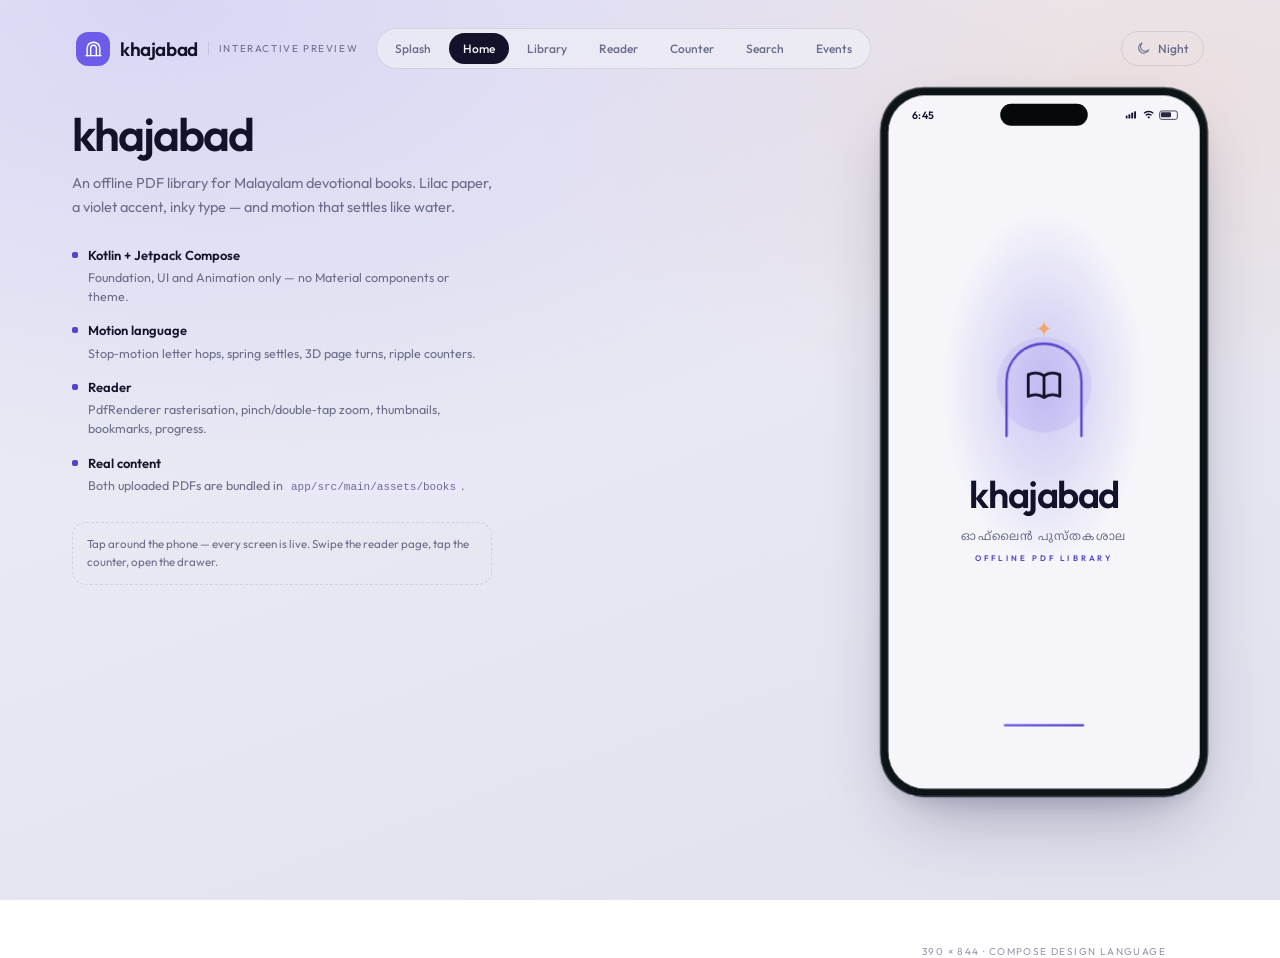
<file: preview/index.html>
<!DOCTYPE html>
<html lang="en">
<head>
<meta charset="utf-8" />
<meta name="viewport" content="width=device-width, initial-scale=1" />
<title>khajabad — interactive preview</title>
<link rel="stylesheet" href="styles.css" />
</head>
<body>

<div class="stage">
  <header class="topbar">
    <div class="brand">
      <span class="brand-mark" aria-hidden="true">
        <svg viewBox="0 0 24 24"><path d="M4 21V11.4C4 7.3 7.6 4 12 4s8 3.3 8 7.4V21"/><path d="M8.4 21v-9.2c0-2.2 1.6-4 3.6-4s3.6 1.8 3.6 4V21"/><path d="M2.6 21h18.8"/></svg>
      </span>
      <span class="brand-name">khajabad</span>
      <span class="brand-tag">interactive preview</span>
    </div>

    <nav class="screens" id="screenNav">
      <button data-screen="splash">Splash</button>
      <button data-screen="home" class="on">Home</button>
      <button data-screen="library">Library</button>
      <button data-screen="reader">Reader</button>
      <button data-screen="counter">Counter</button>
      <button data-screen="search">Search</button>
      <button data-screen="events">Events</button>
    </nav>

    <button class="theme-btn" id="themeBtn" title="Toggle theme">
      <svg viewBox="0 0 24 24"><path d="M20.4 14.2a8.4 8.4 0 1 1-10.9-10.9 7 7 0 0 0 10.9 10.9Z"/></svg>
      <span>Night</span>
    </button>
  </header>

  <div class="stage-body">
    <aside class="notes">
      <h1>khajabad</h1>
      <p class="lede">An offline PDF library for Malayalam devotional books. Lilac paper, a violet accent, inky type — and motion that settles like water.</p>

      <ul class="specs">
        <li><b>Kotlin + Jetpack Compose</b><span>Foundation, UI and Animation only — no Material components or theme.</span></li>
        <li><b>Motion language</b><span>Stop‑motion letter hops, spring settles, 3D page turns, ripple counters.</span></li>
        <li><b>Reader</b><span>PdfRenderer rasterisation, pinch/double‑tap zoom, thumbnails, bookmarks, progress.</span></li>
        <li><b>Real content</b><span>Both uploaded PDFs are bundled in <code>app/src/main/assets/books</code>.</span></li>
      </ul>

      <p class="hint">Tap around the phone — every screen is live. Swipe the reader page, tap the counter, open the drawer.</p>
    </aside>

    <div class="device-wrap">
      <div class="device" id="device">
        <div class="hardware-notch"></div>
        <div class="viewport" id="viewport">

          <div class="statusbar">
            <span class="time">6:45</span>
            <span class="sb-right">
              <svg viewBox="0 0 20 12" class="sb-icon"><rect x="0" y="7" width="3" height="5" rx="1"/><rect x="4.5" y="5" width="3" height="7" rx="1"/><rect x="9" y="2.5" width="3" height="9.5" rx="1"/><rect x="13.5" y="0.5" width="3" height="11.5" rx="1"/></svg>
              <svg viewBox="0 0 16 12" class="sb-icon"><path d="M8 10.6a1.3 1.3 0 1 0 0-2.6 1.3 1.3 0 0 0 0 2.6Zm0-4.4c1.2 0 2.3.4 3.2 1.2l1-1.1A6.5 6.5 0 0 0 8 4.4c-1.6 0-3.1.6-4.2 1.9l1 1.1c.9-.8 2-1.2 3.2-1.2Zm0-3.5c2.1 0 4 .8 5.4 2.1l1-1.1A9.5 9.5 0 0 0 8 .9C5.4.9 3 1.9 1.6 3.7l1 1.1C4 3.5 5.9 2.7 8 2.7Z"/></svg>
              <span class="battery"><i></i></span>
            </span>
          </div>

          <!-- ============================ SPLASH ============================ -->
          <section class="screen splash on" id="screen-splash">
            <div class="glow"></div>
            <div class="embers" id="embers"></div>
            <div class="splash-inner">
              <div class="mark">
                <svg class="mark-arch" viewBox="0 0 140 140">
                  <path class="arch-path" d="M29 126V66c0-22.6 18.3-41 41-41s41 18.4 41 41v60"/>
                  <circle class="halo" cx="70" cy="70" r="52"/>
                </svg>
                <span class="sheen-bar"></span>
                <svg class="mark-book" viewBox="0 0 24 24"><path d="M3 6.2c3.5-1.6 6.5-1.2 9 0.6 2.5-1.8 5.5-2.2 9-0.6v12.4c-3.5-1.6-6.5-1.2-9 0.6-2.5-1.8-5.5-2.2-9-0.6Z"/><path d="M12 6.8v12.4"/></svg>
                <svg class="mark-star" viewBox="0 0 24 24"><path d="M12 2.6c.9 5.5 3.9 8.5 9.4 9.4-5.5.9-8.5 3.9-9.4 9.4-.9-5.5-3.9-8.5-9.4-9.4 5.5-.9 8.5-3.9 9.4-9.4Z"/></svg>
              </div>
              <div class="wordmark" id="wordmark" aria-label="khajabad"></div>
              <div class="splash-sub mal">ഓഫ്‍ലൈൻ പുസ്തകശാല</div>
              <div class="splash-kicker">OFFLINE PDF LIBRARY</div>
            </div>
            <div class="splash-progress"><i></i></div>
          </section>

          <!-- ============================= HOME ============================= -->
          <section class="screen home" id="screen-home">
            <div class="appbar">
              <button class="icon-btn" id="menuBtn" aria-label="Menu">
                <svg viewBox="0 0 24 24"><path d="M3.6 7.2h16.8"/><path d="M3.6 12h11.6"/><path d="M3.6 16.8h16.8"/></svg>
              </button>
              <span class="spacer"></span>
              <button class="icon-btn" id="heartBtn" aria-label="Saved pages">
                <svg viewBox="0 0 24 24"><path d="M12 20.5c-3.4-2.6-9-6.6-9-11.1 0-2.8 2.1-4.9 4.8-4.9 1.8 0 3.4 1 4.2 2.5.8-1.5 2.4-2.5 4.2-2.5 2.7 0 4.8 2.1 4.8 4.9 0 4.5-5.6 8.5-9 11.1Z"/></svg>
              </button>
              <button class="icon-btn" id="shareBtn" aria-label="Share">
                <svg viewBox="0 0 24 24"><path d="M12 15.4V3.8"/><path d="M8.2 7.4 12 3.6l3.8 3.8"/><path d="M5.6 12.4v7.2h12.8v-7.2"/></svg>
              </button>
            </div>

            <div class="scroller" id="homeScroll">
              <div class="hero">
                <div class="hero-top">
                  <span class="hero-ico">
                    <svg viewBox="0 0 24 24"><path d="M3 6.2c3.5-1.6 6.5-1.2 9 .6 2.5-1.8 5.5-2.2 9-.6v12.4c-3.5-1.6-6.5-1.2-9 .6-2.5-1.8-5.5-2.2-9-.6Z"/><path d="M12 6.8v12.4"/></svg>
                  </span>
                  <span class="hero-wordmark mal">ഖജാബാദ്</span>
                  <span class="spacer"></span>
                  <svg class="hero-star" viewBox="0 0 24 24"><path d="M12 2.6c.9 5.5 3.9 8.5 9.4 9.4-5.5.9-8.5 3.9-9.4 9.4-.9-5.5-3.9-8.5-9.4-9.4 5.5-.9 8.5-3.9 9.4-9.4Z"/></svg>
                </div>
                <div class="hero-title mal">വായന,<br>എപ്പോഴും കൂടെ</div>
                <div class="hero-pills">
                  <span class="pill mal">2 പുസ്തകം</span>
                  <span class="pill mal">22 പേജ്</span>
                  <span class="pill mal">ഓഫ്‌ലൈൻ</span>
                </div>
              </div>

              <div class="row-head">
                <h2>Your books</h2>
                <button class="link" data-go="library">Library
                  <svg viewBox="0 0 24 24"><path d="M9.4 5.4 16 12l-6.6 6.6"/></svg>
                </button>
              </div>

              <div id="homeBooks"></div>

              <div class="row-head" style="padding-top:22px">
                <h2>Next events</h2>
                <button class="link" data-go="events">All events
                  <svg viewBox="0 0 24 24"><path d="M9.4 5.4 16 12l-6.6 6.6"/></svg>
                </button>
              </div>
              <button class="event-hero" id="eventHero" data-go="events"></button>

              <div class="foot">
                <svg viewBox="0 0 24 24" class="foot-star"><path d="M12 2.6c.9 5.5 3.9 8.5 9.4 9.4-5.5.9-8.5 3.9-9.4 9.4-.9-5.5-3.9-8.5-9.4-9.4 5.5-.9 8.5-3.9 9.4-9.4Z"/></svg>
                <div>KHAJABAD · ഓഫ്‍ലൈൻ വായന</div>
              </div>
            </div>
          </section>

          <!-- ============================ LIBRARY ============================ -->
          <section class="screen library" id="screen-library">
            <div class="scroller pad">
              <div class="lib-head">
                <div>
                  <h1>Library</h1>
                  <p class="mal">2 പുസ്തകങ്ങൾ · ഓഫ്‍ലൈൻ</p>
                </div>
                <button class="fab" id="importBtn" aria-label="Add PDF">
                  <svg viewBox="0 0 24 24"><path d="M12 5.4v13.2"/><path d="M5.4 12h13.2"/></svg>
                </button>
              </div>
              <div class="rule"></div>

              <button class="saved-card" data-go="bookmarks">
                <span class="saved-ico"><svg viewBox="0 0 24 24"><path d="M6.6 3.8h10.8v16.6L12 16.2l-5.4 4.2Z"/></svg></span>
                <span class="saved-body">
                  <b class="mal">സേവ് ചെയ്ത പേജുകൾ</b>
                  <em class="mal" id="savedCount">ഇനിയും ഒന്നും സേവ് ചെയ്തിട്ടില്ല</em>
                </span>
                <svg viewBox="0 0 24 24" class="chev"><path d="M9.4 5.4 16 12l-6.6 6.6"/></svg>
              </button>

              <div id="libList"></div>

              <button class="import-card" id="importCard">
                <span class="import-ico"><svg viewBox="0 0 24 24"><path d="M12 5.4v13.2"/><path d="M5.4 12h13.2"/></svg></span>
                <span>
                  <b class="mal">PDF ചേർക്കുക</b>
                  <em class="mal">ഫോണിൽ നിന്ന് ഒരു പുസ്തകം തിരഞ്ഞെടുക്കുക</em>
                </span>
              </button>
            </div>
          </section>

          <!-- ============================= READER ============================= -->
          <section class="screen reader" id="screen-reader">
            <div class="reader-top" id="readerTop">
              <button class="r-btn" id="readerBack" aria-label="Back">
                <svg viewBox="0 0 24 24"><path d="M14.4 4.6 6.8 12l7.6 7.4"/></svg>
              </button>
              <div class="reader-title">
                <b class="mal" id="readerBookTitle">ശജരത്തുൽ മുബാറക്ക</b>
                <em id="readerPageLabel">പേജ് 3 / 12</em>
              </div>
              <button class="r-btn" id="bookmarkBtn" aria-label="Bookmark">
                <svg viewBox="0 0 24 24"><path d="M6.6 3.8h10.8v16.6L12 16.2l-5.4 4.2Z"/></svg>
              </button>
              <button class="r-btn" id="nightBtn" aria-label="Night mode">
                <svg viewBox="0 0 24 24"><circle cx="12" cy="12" r="4.4"/><path d="M12 2.8v2M12 19.2v2M2.8 12h2M19.2 12h2M5.6 5.6l1.4 1.4M17 17l1.4 1.4M18.4 5.6 17 7M7 17l-1.4 1.4"/></svg>
              </button>
              <button class="r-btn" id="thumbsBtn" aria-label="Pages">
                <svg viewBox="0 0 24 24"><path d="M3.8 3.8h6.4v6.4H3.8zM13.8 3.8h6.4v6.4h-6.4zM3.8 13.8h6.4v6.4H3.8zM13.8 13.8h6.4v6.4h-6.4z"/></svg>
              </button>
            </div>

            <div class="page-stage" id="pageStage">
              <div class="page-card" id="pageCard">
                <img id="pageImg" alt="book page" />
                <div class="page-shine"></div>
              </div>
              <div class="page-card peek" id="nextCard">
                <img id="nextImg" alt="next page" loading="lazy" />
              </div>
            </div>

            <div class="reader-bottom" id="readerBottom">
              <div class="reader-controls">
                <button class="r-btn round" id="prevBtn" aria-label="Previous">
                  <svg viewBox="0 0 24 24"><path d="M14.4 4.6 6.8 12l7.6 7.4"/></svg>
                </button>
                <div class="scrub" id="scrub">
                  <span class="scrub-track"></span>
                  <span class="scrub-fill" id="scrubFill"></span>
                  <span class="scrub-thumb" id="scrubThumb"></span>
                </div>
                <button class="r-btn round" id="nextBtn" aria-label="Next">
                  <svg viewBox="0 0 24 24"><path d="M9.4 5.4 16 12l-6.6 6.6"/></svg>
                </button>
              </div>
              <div class="reader-meta">
                <span id="readerFoot">SWALATH JALSAH · പേജ് 3 / 12</span>
              </div>
            </div>

            <div class="reader-progress"><i id="readerProgress"></i></div>
          </section>

          <!-- ============================ COUNTER ============================ -->
          <section class="screen counter" id="screen-counter">
            <div class="scroller pad">
              <div class="lib-head">
                <div>
                  <h1>Counter</h1>
                  <p class="mal">ദിക്ർ കൗണ്ടർ · ഓഫ്‍ലൈൻ</p>
                </div>
                <button class="icon-btn soft" id="resetBtn" aria-label="Reset">
                  <svg viewBox="0 0 24 24"><path d="M19.6 12a7.6 7.6 0 1 1-3-6.1"/><path d="M6.4 2.6v3.8h3.8"/></svg>
                </button>
              </div>

              <div class="count-stage">
                <svg class="count-ring" viewBox="0 0 292 292">
                  <circle cx="146" cy="146" r="132" class="ring-glow"/>
                  <circle cx="146" cy="146" r="132" class="ring-track"/>
                  <circle cx="146" cy="146" r="132" class="ring-fill" id="ringFill"/>
                </svg>
                <div class="ripples" id="ripples"></div>
                <button class="tap-surface" id="tapSurface">
                  <span class="count-num" id="countNum">0</span>
                  <span class="count-sub" id="countSub">0 / 33</span>
                  <span class="tap-hint mal">ടാപ്പ് ചെയ്യുക</span>
                </button>
              </div>

              <div class="cycle-label mal" id="cycleLabel">സൈക്കിൾ 1 · 33 എണ്ണം</div>

              <div class="presets" id="presets">
                <button data-target="33" class="on">33</button>
                <button data-target="99">99</button>
                <button data-target="100">100</button>
                <button data-target="0">∞</button>
              </div>

              <div class="counter-actions">
                <button class="action" id="undoBtn">
                  <svg viewBox="0 0 24 24"><path d="M5.4 12h13.2"/></svg>
                  <span class="mal">ഒന്ന് കുറയ്ക്കുക</span>
                </button>
                <button class="action filled" id="resetBtn2">
                  <svg viewBox="0 0 24 24"><path d="M19.6 12a7.6 7.6 0 1 1-3-6.1"/><path d="M6.4 2.6v3.8h3.8"/></svg>
                  <span class="mal">പുനഃസജ്ജമാക്കുക</span>
                </button>
              </div>
            </div>
          </section>

          <!-- ============================= SEARCH ============================= -->
          <section class="screen search" id="screen-search">
            <div class="scroller pad">
              <h1>Search</h1>
              <p class="mal muted">പുസ്തകങ്ങൾ, പേജുകൾ, ബുക്ക്മാർക്കുകൾ</p>

              <div class="search-field" id="searchField">
                <svg viewBox="0 0 24 24"><circle cx="11" cy="11" r="6.6"/><path d="M15.9 15.9 20.6 20.6"/></svg>
                <input id="searchInput" class="mal" placeholder="തിരയുക…" autocomplete="off" />
                <button class="clear-btn" id="clearSearch" aria-label="Clear">
                  <svg viewBox="0 0 24 24"><path d="M5.6 5.6 18.4 18.4"/><path d="M18.4 5.6 5.6 18.4"/></svg>
                </button>
              </div>

              <div id="searchBody"></div>
            </div>
          </section>

          <!-- ============================= EVENTS ============================= -->
          <section class="screen events" id="screen-events">
            <div class="scroller pad">
              <div class="lib-head">
                <div class="with-back">
                  <button class="icon-btn soft" data-go="home" aria-label="Back">
                    <svg viewBox="0 0 24 24"><path d="M14.4 4.6 6.8 12l7.6 7.4"/></svg>
                  </button>
                  <div>
                    <h1 class="small-h">Events</h1>
                    <p class="mal muted" id="eventsSub">അപ്ഡേറ്റ് ചെയ്യുന്നു…</p>
                  </div>
                </div>
                <button class="icon-btn soft" id="eventsRefresh" aria-label="Refresh">
                  <svg viewBox="0 0 24 24"><path d="M19.6 12a7.6 7.6 0 1 1-3-6.1"/><path d="M6.4 2.6v3.8h3.8"/></svg>
                </button>
              </div>

              <div class="feed-note" id="feedNote">
                <svg viewBox="0 0 24 24"><circle cx="12" cy="12" r="8.4"/><path d="M12 11v5.4"/><path d="M12 7.9v.2"/></svg>
                <span class="mal">ലൈവ് ഫീഡ് · Notte ഫങ്ക്ഷൻ വഴി</span>
              </div>

              <div id="eventsList"></div>
            </div>
          </section>

          <!-- ============================ BOOKMARKS ============================ -->
          <section class="screen bookmarks" id="screen-bookmarks">
            <div class="scroller pad">
              <div class="lib-head">
                <div class="with-back">
                  <button class="icon-btn soft" data-go="library" aria-label="Back">
                    <svg viewBox="0 0 24 24"><path d="M14.4 4.6 6.8 12l7.6 7.4"/></svg>
                  </button>
                  <div>
                    <h1 class="small-h">Saved pages</h1>
                    <p class="mal muted" id="bmCount">0 ബുക്ക്മാർക്കുകൾ</p>
                  </div>
                </div>
              </div>
              <div id="bookmarkList"></div>
            </div>
          </section>

          <!-- ======================= BOTTOM BAR ======================= -->
          <nav class="tabbar" id="tabbar">
            <span class="tab-indicator" id="tabIndicator"></span>
            <button data-tab="home" class="tab on">
              <svg viewBox="0 0 24 24"><path d="M4 10.6 12 3.8l8 6.8V20H4Z"/><path d="M9.6 20v-5.6h4.8V20"/></svg>
              <span>Home</span>
            </button>
            <button data-tab="library" class="tab">
              <svg viewBox="0 0 24 24"><path d="M3.8 3.8h6.4v6.4H3.8zM13.8 3.8h6.4v6.4h-6.4zM3.8 13.8h6.4v6.4H3.8zM13.8 13.8h6.4v6.4h-6.4z"/></svg>
              <span>Library</span>
            </button>
            <button data-tab="counter" class="tab">
              <svg viewBox="0 0 24 24"><circle cx="12" cy="3.8" r="1.4"/><circle cx="19.2" cy="7.5" r="1.4"/><circle cx="20.2" cy="12" r="1.4"/><circle cx="17.6" cy="17.9" r="1.4"/><circle cx="12" cy="20.2" r="1.4"/><circle cx="6.4" cy="17.9" r="1.4"/><circle cx="3.8" cy="12" r="1.4"/><circle cx="4.8" cy="7.5" r="1.4"/><circle cx="12" cy="12" r="1.5"/></svg>
              <span>Counter</span>
            </button>
            <button data-tab="search" class="tab">
              <svg viewBox="0 0 24 24"><circle cx="11" cy="11" r="6.6"/><path d="M15.9 15.9 20.6 20.6"/></svg>
              <span>Search</span>
            </button>
          </nav>

          <!-- ======================= DRAWER ======================= -->
          <div class="drawer-scrim" id="drawerScrim"></div>
          <aside class="drawer" id="drawer">
            <div class="drawer-brand">
              <span class="drawer-mark"><svg viewBox="0 0 24 24"><path d="M3 6.2c3.5-1.6 6.5-1.2 9 .6 2.5-1.8 5.5-2.2 9-.6v12.4c-3.5-1.6-6.5-1.2-9 .6-2.5-1.8-5.5-2.2-9-.6Z"/><path d="M12 6.8v12.4"/></svg></span>
              <span>
                <b>khajabad</b>
                <em class="mal">ഓഫ്‍ലൈൻ പുസ്തകശാല</em>
              </span>
            </div>
            <div class="kicker tiny">LIBRARY</div>
            <button class="drawer-item on" data-go="home">
              <span class="di-ico"><svg viewBox="0 0 24 24"><path d="M4 10.6 12 3.8l8 6.8V20H4Z"/><path d="M9.6 20v-5.6h4.8V20"/></svg></span>
              <span class="di-body"><b>Home</b><em class="mal">ഹോം</em></span>
              <i class="dot"></i>
            </button>
            <button class="drawer-item" data-go="library">
              <span class="di-ico"><svg viewBox="0 0 24 24"><path d="M3.8 3.8h6.4v6.4H3.8zM13.8 3.8h6.4v6.4h-6.4zM3.8 13.8h6.4v6.4H3.8zM13.8 13.8h6.4v6.4h-6.4z"/></svg></span>
              <span class="di-body"><b>Library</b><em class="mal">2 പുസ്തകങ്ങൾ</em></span>
            </button>
            <button class="drawer-item" data-go="bookmarks">
              <span class="di-ico"><svg viewBox="0 0 24 24"><path d="M6.6 3.8h10.8v16.6L12 16.2l-5.4 4.2Z"/></svg></span>
              <span class="di-body"><b>Saved pages</b><em class="mal">ബുക്ക്മാർക്കുകൾ</em></span>
            </button>
            <button class="drawer-item" data-go="counter">
              <span class="di-ico"><svg viewBox="0 0 24 24"><circle cx="12" cy="3.8" r="1.4"/><circle cx="19.2" cy="7.5" r="1.4"/><circle cx="20.2" cy="12" r="1.4"/><circle cx="17.6" cy="17.9" r="1.4"/><circle cx="12" cy="20.2" r="1.4"/><circle cx="6.4" cy="17.9" r="1.4"/><circle cx="3.8" cy="12" r="1.4"/><circle cx="4.8" cy="7.5" r="1.4"/></svg></span>
              <span class="di-body"><b>Counter</b><em class="mal">ദിക്ർ കൗണ്ടർ</em></span>
            </button>
            <button class="drawer-item" data-go="events">
              <span class="di-ico"><svg viewBox="0 0 24 24"><path d="M12 2.6c.9 5.5 3.9 8.5 9.4 9.4-5.5.9-8.5 3.9-9.4 9.4-.9-5.5-3.9-8.5-9.4-9.4 5.5-.9 8.5-3.9 9.4-9.4Z"/></svg></span>
              <span class="di-body"><b>Events</b><em class="mal" id="drawerEventSub">അടുത്ത പരിപാടികൾ</em></span>
            </button>
            <button class="drawer-item" data-go="search">
              <span class="di-ico"><svg viewBox="0 0 24 24"><circle cx="11" cy="11" r="6.6"/><path d="M15.9 15.9 20.6 20.6"/></svg></span>
              <span class="di-body"><b>Search</b><em class="mal">വേഗത്തിൽ കണ്ടെത്തുക</em></span>
            </button>

            <div class="rule"></div>

            <button class="drawer-toggle" id="drawerNight">
              <svg viewBox="0 0 24 24" class="di-ico-svg"><path d="M20.4 14.2a8.4 8.4 0 1 1-10.9-10.9 7 7 0 0 0 10.9 10.9Z"/></svg>
              <span>Night reading</span>
              <span class="switch" id="drawerSwitch"><i></i></span>
            </button>

            <span class="spacer-flex"></span>

            <div class="drawer-foot">
              <div class="df-head">
                <svg viewBox="0 0 24 24"><path d="M12 2.6c.9 5.5 3.9 8.5 9.4 9.4-5.5.9-8.5 3.9-9.4 9.4-.9-5.5-3.9-8.5-9.4-9.4 5.5-.9 8.5-3.9 9.4-9.4Z"/></svg>
                khajabad · v1.0
              </div>
              <p class="mal">ഇന്റർനെറ്റ് ഇല്ലാതെയും വായിക്കാം. നിങ്ങളുടെ പുസ്തകങ്ങൾ ഫോണിൽ തന്നെ സുരക്ഷിതം.</p>
            </div>
          </aside>

          <!-- ======================= THUMBNAIL SHEET ======================= -->
          <div class="sheet-scrim" id="sheetScrim"></div>
          <div class="sheet" id="sheet">
            <div class="sheet-head">
              <b class="mal">പേജുകൾ</b>
              <span id="sheetCount">12</span>
            </div>
            <div class="thumbs" id="thumbs"></div>
          </div>

          <div class="sheet-scrim" id="eventScrim"></div>
          <div class="event-sheet" id="eventSheet">
            <div class="sheet-grab"></div>
            <div class="event-sheet-body" id="eventSheetBody"></div>
          </div>

          <div class="toast" id="toast"></div>
        </div>
      </div>
      <p class="device-caption">390 × 844 · Compose design language</p>
    </div>
  </div>
</div>

<script src="app.js"></script>
</body>
</html>
</file>
<file: preview/styles.css>
/* ============================================================
   khajabad — design system preview
   Hand-written CSS, no frameworks, no Material.
   ============================================================ */

@font-face {
  font-family: 'Outfit';
  src: url('fonts/outfit-var.woff2') format('woff2');
  font-weight: 100 900;
  font-display: swap;
}
@font-face {
  font-family: 'Mal';
  src: url('fonts/noto-malayalam-var.woff2') format('woff2');
  font-weight: 100 900;
  font-display: swap;
}
@font-face {
  font-family: 'MalLat';
  src: url('fonts/noto-latin-var.woff2') format('woff2');
  font-weight: 100 900;
  font-display: swap;
}

:root {
  --bg: #f5f5fa;
  --bg-alt: #ebebf4;
  --surface: #ffffff;
  --text: #12132a;
  --text-soft: #6a6d8a;
  --accent: #6c5ce7;
  --accent-deep: #5344c9;
  --accent-soft: #ebe8fe;
  --on-accent: #ffffff;
  --amber: #f5a46b;
  --line: rgba(18, 19, 42, 0.09);
  --scrim: #07081a;
  --stage-a: #eeeef7;
  --stage-b: #e1e1ee;
  --stage-text: #12132a;
  --stage-ink: #12132a;
  --stage-soft: #6a6d8a;
  --hair: rgba(18, 19, 42, 0.10);
  --shadow: 0 40px 90px -30px rgba(24, 20, 60, 0.38), 0 12px 30px -12px rgba(24, 20, 60, 0.18);
  --spring: cubic-bezier(0.22, 1, 0.36, 1);
  --snap: cubic-bezier(0.4, 0, 0.2, 1);
}


html.dark {
  --bg: #090a14;
  --bg-alt: #121322;
  --surface: #171827;
  --text: #f2f2f8;
  --text-soft: #9698b4;
  --accent: #8e80ff;
  --accent-deep: #b0a5ff;
  --accent-soft: #232046;
  --on-accent: #0c0b1c;
  --amber: #ffc29a;
  --line: rgba(255, 255, 255, 0.12);
  --stage-a: #0d0e1a;
  --stage-b: #05060d;
  --stage-ink: #f2f2f8;
  --stage-text: #f2f2f8;
  --stage-soft: #9a9cb8;
  --hair: rgba(255, 255, 255, 0.12);
  --shadow: 0 50px 100px -40px rgba(0, 0, 0, 0.9);
}

* { box-sizing: border-box; -webkit-tap-highlight-color: transparent; }

html, body {
  margin: 0;
  min-height: 100%;
  font-family: 'Outfit', system-ui, -apple-system, sans-serif;
  color: var(--stage-ink);
  background:
    radial-gradient(120% 90% at 12% 0%, rgba(108, 92, 231, 0.16), transparent 60%),
    radial-gradient(90% 70% at 90% 10%, rgba(245, 164, 107, 0.14), transparent 55%),
    linear-gradient(160deg, var(--stage-a), var(--stage-b));
  background-attachment: fixed;
  transition: background 0.5s var(--snap), color 0.4s;
}

.mal { font-family: 'Mal', 'Noto Sans Malayalam', sans-serif; line-height: 1.55; }
.muted { color: var(--text-soft); }
.spacer { flex: 1; }
.spacer-flex { flex: 1; }
button { font: inherit; color: inherit; border: 0; background: none; padding: 0; cursor: pointer; }
svg { fill: none; stroke: currentColor; stroke-width: 1.7; stroke-linecap: round; stroke-linejoin: round; }

/* ------------------------------------------------------------ stage */

.stage { max-width: 1180px; margin: 0 auto; padding: 22px 22px 40px; }

.topbar {
  display: flex;
  align-items: center;
  gap: 18px;
  padding: 6px 4px 18px;
  flex-wrap: wrap;
}

.brand { display: flex; align-items: center; gap: 10px; }
.brand-mark {
  width: 34px; height: 34px; border-radius: 12px;
  background: var(--accent); color: var(--on-accent);
  display: grid; place-items: center;
}
.brand-mark svg { width: 19px; height: 19px; stroke-width: 1.8; }
.brand-name { font-weight: 600; letter-spacing: -0.4px; font-size: 19px; }
.brand-tag {
  font-size: 10px; letter-spacing: 1.6px; text-transform: uppercase;
  color: var(--stage-soft); padding-left: 10px; border-left: 1px solid var(--hair);
}

.screens {
  display: flex; gap: 4px; padding: 4px;
  border-radius: 100px; border: 1px solid var(--hair);
  background: var(--stage-a);
  background: color-mix(in srgb, var(--stage-a) 70%, transparent);
  backdrop-filter: blur(12px);
  overflow-x: auto; scrollbar-width: none;
}
.screens::-webkit-scrollbar { display: none; }
.screens button {
  padding: 8px 14px; border-radius: 100px; font-size: 12px; font-weight: 500;
  color: var(--stage-soft); white-space: nowrap; transition: all 0.25s var(--snap);
}
.screens button:hover { color: var(--stage-ink); }
.screens button.on { background: var(--text); color: var(--bg); }

.theme-btn {
  margin-left: auto; display: flex; align-items: center; gap: 7px;
  padding: 9px 14px; border-radius: 100px; font-size: 12px; font-weight: 500;
  border: 1px solid var(--hair); color: var(--stage-soft);
  transition: all 0.25s var(--snap);
}
.theme-btn svg { width: 15px; height: 15px; }
.theme-btn:hover { color: var(--stage-ink); border-color: var(--accent-deep); }

.stage-body {
  display: grid;
  grid-template-columns: minmax(260px, 1fr) auto;
  gap: 48px;
  align-items: start;
}

.notes { padding-top: 26px; max-width: 420px; }
.notes h1 { font-size: 46px; line-height: 0.95; letter-spacing: -2px; margin: 0 0 14px; font-weight: 600; }
.lede { font-size: 14.5px; line-height: 1.65; color: var(--stage-soft); margin: 0 0 26px; }
.specs { list-style: none; margin: 0; padding: 0; display: grid; gap: 14px; }
.specs li {
  display: grid; gap: 3px; padding-left: 16px; position: relative;
  font-size: 12.5px; line-height: 1.55; color: var(--stage-soft);
}
.specs li::before {
  content: ''; position: absolute; left: 0; top: 7px;
  width: 6px; height: 6px; border-radius: 2px; background: var(--accent-deep);
}
.specs b { color: var(--stage-ink); font-weight: 600; font-size: 13px; }
.specs code { font-size: 11px; background: var(--accent-soft); padding: 1px 5px; border-radius: 5px; }
.hint {
  margin-top: 26px; font-size: 11.5px; line-height: 1.6; color: var(--stage-soft);
  padding: 12px 14px; border-radius: 14px; border: 1px dashed var(--hair);
}

.device-wrap { display: flex; flex-direction: column; align-items: center; }
.device {
  width: 390px; height: 844px;
  border-radius: 52px;
  background: #0c1418;
  padding: 10px;
  position: relative;
  box-shadow: var(--shadow), inset 0 0 0 1.5px rgba(255, 255, 255, 0.14);
  transform-origin: top center;
  flex: none;
}
.hardware-notch {
  position: absolute; top: 20px; left: 50%; transform: translateX(-50%);
  width: 104px; height: 26px; border-radius: 100px; background: #05090b; z-index: 60;
}
.viewport {
  position: relative; width: 100%; height: 100%;
  border-radius: 44px; overflow: hidden;
  background: var(--bg);
  isolation: isolate;
  transition: background 0.4s var(--snap);
}
.device-caption {
  margin: 14px 0 0; font-size: 10px; letter-spacing: 1.4px; text-transform: uppercase;
  color: var(--stage-soft); opacity: 0.7;
}

/* ------------------------------------------------------------ status bar */

.viewport.dark-status .statusbar { color: #f1ede3; }
.viewport.dark-status .battery { border-color: #f1ede3; }
.viewport.dark-status .battery i { background: #f1ede3; }

.statusbar {
  position: absolute; inset: 0 0 auto 0; height: 46px; z-index: 50;
  display: flex; align-items: center; justify-content: space-between;
  padding: 0 26px 0 28px; color: var(--text);
  font-size: 12.5px; font-weight: 600; letter-spacing: 0.2px;
  pointer-events: none;
}
.sb-right { display: flex; align-items: center; gap: 5px; }
.sb-icon { width: 15px; height: 12px; stroke: none; fill: currentColor; }
.battery {
  width: 22px; height: 11px; border-radius: 3px; border: 1.3px solid currentColor;
  display: inline-block; padding: 1.3px; opacity: 0.9;
}
.battery i { display: block; height: 100%; width: 68%; border-radius: 1.4px; background: currentColor; }

/* ------------------------------------------------------------ screens */

.screen {
  position: absolute; inset: 0;
  display: flex; flex-direction: column;
  opacity: 0; visibility: hidden; pointer-events: none;
  transform: translateY(12px) scale(0.992);
  transition: opacity 0.3s var(--snap), transform 0.42s var(--spring), visibility 0.3s;
  background: var(--bg);
  color: var(--text);
}
.screen.on { opacity: 1; visibility: visible; pointer-events: auto; transform: none; }
.screen.splash, .screen.reader { padding: 0; }
.screen > .appbar:first-child,
.screen > .scroller:first-child,
.screen > .lib-head:first-child { margin-top: 46px; }

.scroller {
  flex: 1; overflow-y: auto; overflow-x: hidden;
  scrollbar-width: none; -webkit-overflow-scrolling: touch;
  padding-bottom: 112px;
}
.scroller::-webkit-scrollbar { display: none; }
.scroller.pad { padding: 0 22px 118px; }

.appbar {
  display: flex; align-items: center; gap: 8px;
  padding: 8px 18px 4px;
}
.icon-btn {
  width: 46px; height: 46px; border-radius: 50%;
  display: grid; place-items: center;
  color: var(--text);
  background: var(--surface);
  background: color-mix(in srgb, var(--surface) 62%, transparent);
  transition: transform 0.2s var(--spring), background 0.2s;
}
.icon-btn svg { width: 21px; height: 21px; }
.icon-btn:active { transform: scale(0.92); }
.icon-btn:hover { background: var(--surface); }
.icon-btn.soft { background: var(--surface); border: 1px solid var(--line); }

/* ------------------------------------------------------------ splash */

.splash {
  align-items: center; justify-content: center;
  background: var(--bg);
}
.splash .glow {
  position: absolute; inset: 0;
  background: radial-gradient(46% 36% at 50% 42%, rgba(108, 92, 231, 0.30), transparent 70%);
  animation: glowIn 1.6s var(--spring) both;
}
@keyframes glowIn { from { opacity: 0; transform: scale(0.9); } to { opacity: 1; transform: none; } }

.embers { position: absolute; inset: 0; pointer-events: none; }
.embers i {
  position: absolute; width: 3px; height: 3px; border-radius: 50%;
  background: var(--accent-deep); opacity: 0;
  animation: rise 9s linear infinite;
}
@keyframes rise {
  0% { transform: translateY(0) scale(0.8); opacity: 0; }
  15% { opacity: 0.55; }
  70% { opacity: 0.3; }
  100% { transform: translateY(-460px) scale(1.1); opacity: 0; }
}

.splash-inner { position: relative; display: flex; flex-direction: column; align-items: center; z-index: 2; }

.mark { position: relative; width: 152px; height: 152px; display: grid; place-items: center; }
.mark-arch { position: absolute; inset: 0; width: 100%; height: 100%; overflow: visible; }
.arch-path {
  fill: none; stroke: var(--accent-deep); stroke-width: 2.6px; stroke-linecap: round;
  stroke-dasharray: 420; stroke-dashoffset: 420;
  animation: drawArch 1s var(--spring) 0.1s forwards;
}
@keyframes drawArch { to { stroke-dashoffset: 0; } }
.halo { fill: rgba(108, 92, 231, 0.10); stroke: none; transform-origin: center; animation: breathe 4.4s ease-in-out infinite; }
@keyframes breathe { 0%, 100% { transform: scale(0.9); } 50% { transform: scale(1); } }
.sheen-bar {
  position: absolute; top: -14px; left: 50%; width: 22px; height: 190%;
  background: linear-gradient(180deg, transparent, rgba(255, 255, 255, 0.75), transparent);
  transform: translateX(-160px) rotate(18deg); opacity: 0; pointer-events: none;
  border-radius: 100px; filter: blur(2px);
}
.mark.sheen .sheen-bar { animation: sheen 1.5s ease-in-out 0.75s; }
@keyframes sheen {
  0% { opacity: 0; transform: translateX(-150px) rotate(18deg); }
  35% { opacity: 0.9; }
  100% { opacity: 0; transform: translateX(130px) rotate(18deg); }
}

.mark-book {
  width: 50px; height: 50px; color: var(--text); stroke-width: 1.6;
  opacity: 0; animation: popIn 0.5s var(--spring) 0.55s forwards;
}
@keyframes popIn { from { opacity: 0; transform: scale(0.7); } to { opacity: 1; transform: none; } }

.mark-star {
  position: absolute; top: -2px; width: 22px; height: 22px;
  color: var(--amber); fill: currentColor; stroke: none;
  opacity: 0; animation: starIn 0.6s var(--spring) 0.95s forwards;
}
@keyframes starIn {
  from { opacity: 0; transform: translateY(10px) rotate(-40deg); }
  to { opacity: 1; transform: none; }
}

.wordmark { display: flex; margin-top: 26px; font-size: 45px; font-weight: 600; letter-spacing: -1.6px; color: var(--text); }
.wordmark span {
  display: inline-block; opacity: 0;
  animation: letterHop 0.62s var(--spring) both;
}
@keyframes letterHop {
  0% { opacity: 0; transform: translateY(20px); }
  20% { opacity: 0.28; transform: translateY(13px); }
  34% { opacity: 0.28; transform: translateY(13px); }
  54% { opacity: 0.72; transform: translateY(6px); }
  68% { opacity: 0.72; transform: translateY(6px); }
  100% { opacity: 1; transform: none; }
}
.splash-sub {
  margin-top: 10px; font-size: 14px; line-height: 1.7; letter-spacing: 1.2px; color: var(--text-soft);
  opacity: 0; animation: fadeUp 0.6s var(--snap) 0.9s forwards;
}
.splash-kicker {
  margin-top: 8px; font-size: 9.5px; letter-spacing: 3.4px; font-weight: 600;
  color: var(--accent-deep); opacity: 0; animation: fadeUp 0.6s var(--snap) 1s forwards;
}
@keyframes fadeUp { from { opacity: 0; transform: translateY(8px); } to { opacity: 1; transform: none; } }

.splash-progress {
  position: absolute; bottom: 74px; width: 96px; height: 3px;
  border-radius: 100px; background: var(--line); overflow: hidden;
}
.splash-progress i {
  display: block; height: 100%; width: 2%; border-radius: 100px;
  background: linear-gradient(90deg, var(--accent), var(--accent-deep));
}
.splash.run .splash-progress i { animation: fill 2.1s linear forwards; }
@keyframes fill { from { width: 2%; } to { width: 100%; } }

/* ------------------------------------------------------------ home */

.hero {
  position: relative; margin: 6px 22px 22px; height: 198px; border-radius: 30px;
  padding: 20px 22px; overflow: hidden; color: var(--on-accent);
  background: linear-gradient(135deg, var(--accent), var(--accent-deep));
  display: flex; flex-direction: column; justify-content: space-between;
  box-shadow: 0 26px 50px -30px color-mix(in srgb, var(--accent) 70%, transparent);
}
.hero::before, .hero::after {
  content: ''; position: absolute; border-radius: 50%; pointer-events: none;
  background: radial-gradient(circle, rgba(255,255,255,0.34), transparent 68%);
}
.hero::before { width: 260px; height: 260px; top: -120px; left: -60px; animation: drift 14s ease-in-out infinite alternate; }
.hero::after {
  width: 220px; height: 220px; bottom: -120px; right: -50px;
  background: radial-gradient(circle, rgba(245, 164, 107, 0.5), transparent 68%);
  animation: drift 18s ease-in-out infinite alternate-reverse;
}
@keyframes drift { from { transform: translate3d(0,0,0); } to { transform: translate3d(26px, 14px, 0); } }
.hero-top { display: flex; align-items: center; gap: 11px; position: relative; z-index: 2; }
.hero-ico {
  width: 38px; height: 38px; border-radius: 13px; display: grid; place-items: center;
  background: rgba(255, 255, 255, 0.18);
}
.hero-ico svg { width: 19px; height: 19px; stroke: currentColor; fill: none; stroke-width: 1.7; }
.hero-wordmark { font-size: 15px; font-weight: 500; }
.hero-star { width: 15px; height: 15px; color: var(--amber); fill: currentColor; stroke: none; animation: twinkle 4s ease-in-out infinite; }
@keyframes twinkle { 0%, 100% { opacity: 0.85; transform: rotate(0); } 50% { opacity: 1; transform: rotate(24deg); } }
.hero-title { position: relative; z-index: 2; font-size: 30px; line-height: 1.24; font-weight: 500; letter-spacing: -0.2px; }
.hero-pills { display: flex; gap: 8px; position: relative; z-index: 2; flex-wrap: wrap; }
.hero .pill {
  padding: 5px 11px; border-radius: 100px; font-size: 10.5px;
  background: rgba(255, 255, 255, 0.18); color: var(--on-accent);
}

/* rows of bundled books */
.home-book {
  display: flex; align-items: center; gap: 14px; width: calc(100% - 44px);
  margin: 0 22px 10px; padding: 12px; border-radius: 24px; text-align: start;
  background: var(--surface); border: 1px solid var(--line);
  transition: transform 0.22s var(--spring), box-shadow 0.3s;
}
.home-book:active { transform: scale(0.985); }
.home-book .cover {
  width: 62px; height: 84px; border-radius: 14px; flex: none; overflow: hidden;
  background: #fff; display: grid; place-items: center;
  box-shadow: 0 10px 20px -14px rgba(18, 19, 42, 0.6);
}
.home-book .cover svg { width: 26px; height: 26px; color: var(--accent-deep); stroke-width: 1.5; }
.home-book .body { flex: 1; min-width: 0; }
.home-book b { display: block; font-size: 15px; font-weight: 500; color: var(--text); white-space: nowrap; overflow: hidden; text-overflow: ellipsis; }
.home-book em { display: block; margin-top: 3px; font-style: normal; font-size: 10.5px; color: var(--text-soft); }
.home-book .track { position: relative; margin-top: 10px; height: 4px; border-radius: 100px; background: var(--bg-alt); overflow: hidden; }
.home-book .track i { position: absolute; inset: 0 auto 0 0; border-radius: 100px; background: var(--accent); }
.home-book .go {
  width: 34px; height: 34px; border-radius: 50%; flex: none; display: grid; place-items: center;
  background: var(--accent-soft); color: var(--accent-deep);
}
.home-book .go svg { width: 15px; height: 15px; }

.row-head { display: flex; align-items: center; justify-content: space-between; padding: 0 18px 12px 22px; }
.row-head h2 { margin: 0; font-size: 21px; letter-spacing: -0.4px; font-weight: 600; }
.link { display: flex; align-items: center; gap: 2px; font-size: 11.5px; color: var(--text-soft); }
.link svg { width: 13px; height: 13px; }

.chips { display: flex; gap: 10px; overflow-x: auto; padding: 0 22px 18px; scrollbar-width: none; }
.chips::-webkit-scrollbar { display: none; }
.chip {
  flex: none; padding: 14px 20px; border-radius: 100px; background: var(--accent);
  color: var(--on-accent); font-size: 13px; font-family: 'Mal', sans-serif;
  transition: transform 0.2s var(--spring), filter 0.2s;
  white-space: nowrap;
}
.chip:active { transform: scale(0.95); }
.chip:hover { filter: brightness(1.03); }

.featured {
  position: relative; margin: 6px 22px 0; height: 102px; border-radius: 32px;
  background: var(--accent);
  background: linear-gradient(120deg, var(--accent), color-mix(in srgb, var(--accent) 84%, var(--accent-deep)));
  display: flex; align-items: center; gap: 16px; padding: 0 18px;
  overflow: hidden; cursor: pointer;
  transition: transform 0.24s var(--spring);
}
.featured:active { transform: scale(0.985); }
.featured::after {
  content: ''; position: absolute; inset: -40% -60%;
  background: linear-gradient(100deg, transparent 40%, rgba(255, 255, 255, 0.28) 50%, transparent 60%);
  animation: sweep 5.2s linear infinite;
}
@keyframes sweep { from { transform: translateX(-45%); } to { transform: translateX(45%); } }
.featured-icon {
  width: 54px; height: 54px; border-radius: 18px; flex: none;
  background: rgba(18, 19, 42, 0.10); display: grid; place-items: center;
}
.featured-icon svg { width: 26px; height: 26px; color: var(--on-accent); stroke-width: 1.6; }
.featured-body { flex: 1; min-width: 0; }
.featured-title { font-size: 15px; color: var(--on-accent); white-space: nowrap; overflow: hidden; text-overflow: ellipsis; }
.featured-meta { margin-top: 3px; font-size: 11.5px; color: rgba(18, 19, 42, 0.7); }
.featured-go {
  width: 38px; height: 38px; border-radius: 50%; flex: none;
  background: rgba(18, 19, 42, 0.12); display: grid; place-items: center;
}
.featured-go svg { width: 16px; height: 16px; color: var(--on-accent); }
.featured-progress {
  position: absolute; left: 0; bottom: 9px; height: 2.5px; border-radius: 100px;
  background: rgba(18, 19, 42, 0.75); width: 25%; z-index: 2;
}

.kicker {
  padding: 24px 22px 16px;
  font-size: 10.5px; font-weight: 600; letter-spacing: 2.2px;
  color: var(--text-soft); text-transform: uppercase;
}
.kicker.tiny { padding: 22px 6px 10px; font-size: 9px; letter-spacing: 1.8px; }

.grid { display: grid; grid-template-columns: repeat(3, 1fr); gap: 16px 14px; padding: 0 22px; }
.tile {
  display: flex; flex-direction: column; align-items: center; gap: 8px;
  opacity: 0; animation: tileIn 0.55s var(--spring) both;
}
@keyframes tileIn { from { opacity: 0; transform: translateY(22px) scale(0.96); } to { opacity: 1; transform: none; } }
.tile-btn {
  width: 100%; aspect-ratio: 1; border-radius: 28px; position: relative;
  display: grid; place-items: center; overflow: hidden;
  background: var(--accent);
  background: radial-gradient(120% 100% at 22% 12%, color-mix(in srgb, var(--accent) 60%, #ffffff), var(--accent) 58%, var(--accent-deep));
  transition: transform 0.22s var(--spring), box-shadow 0.3s;
}
.tile-btn:hover { box-shadow: 0 18px 30px -18px rgba(108, 92, 231, 0.65); }
.tile-btn:active { transform: scale(0.93); }
.tile-btn svg { width: 34px; height: 34px; color: var(--on-accent); stroke-width: 1.6; }
.tile-label { font-family: 'Mal', sans-serif; font-size: 12.5px; color: var(--text); }

.foot { display: flex; flex-direction: column; align-items: center; gap: 8px; padding: 30px 0 6px; color: var(--text-soft); }
.foot-star { width: 14px; height: 14px; color: var(--accent-deep); fill: currentColor; stroke: none; opacity: 0.6; }
.foot div { font-size: 9.5px; letter-spacing: 1.8px; font-weight: 500; }

/* ------------------------------------------------------------ library */

h1 { margin: 6px 0 0; font-size: 30px; letter-spacing: -1.1px; font-weight: 600; }
h1.small-h { font-size: 22px; letter-spacing: -0.6px; margin: 0; }
.lib-head { display: flex; align-items: center; justify-content: space-between; padding: 8px 0 14px; }
.lib-head p { margin: 3px 0 0; font-size: 12px; color: var(--text-soft); }
.lib-head .with-back { display: flex; align-items: center; gap: 14px; }
.fab {
  width: 46px; height: 46px; border-radius: 50%; background: var(--accent); color: var(--on-accent);
  display: grid; place-items: center; transition: transform 0.2s var(--spring);
}
.fab svg { width: 20px; height: 20px; stroke-width: 2; }
.fab:active { transform: scale(0.9); }
.rule { height: 1px; background: var(--line); margin: 2px 0 16px; }

.saved-card {
  width: 100%; display: flex; align-items: center; gap: 14px;
  background: var(--bg-alt); border-radius: 26px; padding: 14px 16px;
  text-align: left; transition: transform 0.2s var(--spring);
}
.saved-card:active { transform: scale(0.985); }
.saved-ico { width: 40px; height: 40px; border-radius: 14px; background: var(--accent); display: grid; place-items: center; color: var(--on-accent); }
.saved-ico svg { width: 18px; height: 18px; }
.saved-body { flex: 1; display: grid; gap: 2px; }
.saved-body b { font-size: 13.5px; font-weight: 500; }
.saved-body em { font-style: normal; font-size: 11px; color: var(--text-soft); }
.chev { width: 15px; height: 15px; color: var(--text-soft); }

.book-row {
  display: flex; align-items: center; gap: 14px; width: 100%; text-align: left;
  background: var(--surface); border: 1px solid var(--line); border-radius: 28px;
  padding: 12px; margin-top: 12px;
  transition: transform 0.2s var(--spring);
}
.book-row:active { transform: scale(0.985); }
.cover {
  width: 66px; height: 88px; border-radius: 16px; overflow: hidden; flex: none;
  background: #fff; border: 1px solid var(--line);
}
.cover img { width: 100%; height: 100%; object-fit: cover; display: block; }
.book-body { flex: 1; min-width: 0; display: flex; flex-direction: column; }
.book-title { font-size: 14.5px; line-height: 1.35; font-weight: 500; }
.book-latin { font-size: 11px; color: var(--text-soft); margin-top: 2px; }
.bar { display: block; height: 4px; border-radius: 100px; background: var(--bg-alt); margin: 10px 0 6px; overflow: hidden; }
.bar i { display: block; height: 100%; border-radius: 100px; background: var(--accent-deep); }
.book-meta { font-size: 10.5px; color: var(--text-soft); font-family: 'Mal', sans-serif; }
.row-go { width: 34px; height: 34px; border-radius: 50%; background: var(--accent-soft); display: grid; place-items: center; color: var(--accent-deep); flex: none; }
.row-go svg { width: 15px; height: 15px; }

.import-card {
  margin-top: 16px; width: 100%; height: 84px; border-radius: 26px;
  border: 1.4px dashed var(--line); display: flex; align-items: center; gap: 14px;
  padding: 0 18px; text-align: left; color: var(--text);
  transition: border-color 0.2s, background 0.2s;
}
.import-card:hover { border-color: var(--accent-deep); background: var(--accent-soft); }
.import-ico { width: 34px; height: 34px; border-radius: 50%; background: var(--accent-soft); display: grid; place-items: center; color: var(--accent-deep); flex: none; }
.import-ico svg { width: 16px; height: 16px; }
.import-ico + span { display: flex; flex-direction: column; gap: 2px; }
.import-card b { display: block; font-size: 13.5px; font-weight: 500; }
.import-card em { display: block; font-style: normal; font-size: 11px; color: var(--text-soft); margin-top: 2px; }

/* ------------------------------------------------------------ reader */

.reader { background: #07070d; color: #f3f3fa; }
.reader.day { background: var(--bg-alt); color: var(--text); }
.reader-top {
  position: absolute; top: 0; left: 0; right: 0; z-index: 20;
  display: flex; align-items: center; gap: 8px;
  padding: 54px 14px 16px;
  background: linear-gradient(180deg, rgba(7, 7, 13, 0.94), rgba(7, 7, 13, 0.86) 62%, rgba(7, 7, 13, 0.55) 84%, transparent);
  backdrop-filter: blur(16px);
  -webkit-backdrop-filter: blur(16px);
  transition: opacity 0.25s, transform 0.3s var(--spring);
}
.reader.day .reader-top { background: linear-gradient(180deg, rgba(232, 232, 239, 0.97), rgba(232, 232, 239, 0.86) 72%, transparent); }
.reader.chrome-off .reader-top { opacity: 0; transform: translateY(-14px); pointer-events: none; }
.reader-title { flex: 1; min-width: 0; padding-left: 4px; }
.reader-title b { display: block; font-size: 13.5px; font-weight: 500; white-space: nowrap; overflow: hidden; text-overflow: ellipsis; }
.reader-title em { font-style: normal; font-size: 10.5px; opacity: 0.65; }
.r-btn {
  width: 42px; height: 42px; border-radius: 50%; flex: none;
  display: grid; place-items: center; color: inherit;
  background: rgba(255, 255, 255, 0.08); border: 1px solid rgba(255, 255, 255, 0.10);
  transition: transform 0.18s var(--spring), background 0.2s;
}
.reader.day .r-btn { background: var(--surface); border-color: var(--line); }
.r-btn svg { width: 17px; height: 17px; }
.r-btn:active { transform: scale(0.9); }
.r-btn.on svg { fill: currentColor; color: var(--accent); }

.page-stage {
  position: absolute; inset: 0;
  display: block;
  padding: 0;
  overflow-y: auto;
  overflow-x: hidden;
  background: #07070d;
  scrollbar-width: none;
}
.page-stage::-webkit-scrollbar { display: none; }
.page-stage .page-card { border-radius: 0; margin-bottom: 8px; }
.page-stage .page-card.peek { opacity: 0.96; }
.page-card {
  position: relative; width: 100%; aspect-ratio: 298 / 417;
  background: #fff; border-radius: 0; overflow: hidden;
  transform-style: preserve-3d;
  transition: transform 0.42s var(--spring), opacity 0.3s var(--snap);
  touch-action: none;
}
.page-card img { width: 100%; height: 100%; object-fit: cover; display: block; user-select: none; -webkit-user-drag: none; }
.page-card::after {
  content: ''; position: absolute; inset: 0;
  background: linear-gradient(105deg, rgba(0, 0, 0, 0.16), transparent 18%, transparent 82%, rgba(0, 0, 0, 0.14));
  pointer-events: none;
}
.page-shine {
  position: absolute; inset: 0; pointer-events: none;
  background: linear-gradient(80deg, transparent 44%, rgba(255, 255, 255, 0.5) 50%, transparent 56%);
  opacity: 0; transition: opacity 0.2s;
}
.page-card.turning .page-shine { opacity: 0.6; }
.page-card.swipe-right { transform: perspective(1600px) rotateY(18deg) translateX(16%) scale(0.96); opacity: 0.4; }
.page-card.swipe-left { transform: perspective(1600px) rotateY(-18deg) translateX(-16%) scale(0.96); opacity: 0.4; }
.page-card.enter { opacity: 0; }
.page-card.enter-next { transform: perspective(1600px) rotateY(-24deg) translateX(-18%) scale(0.95); }
.page-card.enter-prev { transform: perspective(1600px) rotateY(24deg) translateX(18%) scale(0.95); }
.page-card.zoomed { transform: scale(2.05); cursor: grab; }

.reader-bottom {
  position: absolute; left: 0; right: 0; bottom: 0; z-index: 20;
  padding: 40px 18px 26px;
  background: linear-gradient(0deg, rgba(7, 7, 13, 0.97), rgba(7, 7, 13, 0.86) 40%, transparent);
  transition: opacity 0.25s, transform 0.3s var(--spring);
}
.reader.day .reader-bottom { background: linear-gradient(0deg, rgba(232, 232, 239, 0.97), transparent); }
.reader.chrome-off .reader-bottom { opacity: 0; transform: translateY(14px); pointer-events: none; }
.reader-controls { display: flex; align-items: center; gap: 14px; }
.r-btn.round { width: 44px; height: 44px; }
.scrub { position: relative; flex: 1; height: 40px; display: flex; align-items: center; cursor: pointer; }
.scrub-track { position: absolute; left: 0; right: 0; height: 4px; border-radius: 100px; background: rgba(255, 255, 255, 0.15); }
.reader.day .scrub-track { background: rgba(18, 19, 42, 0.12); }
.scrub-fill { position: absolute; left: 0; height: 4px; border-radius: 100px; background: var(--accent); width: 25%; }
.scrub-thumb {
  position: absolute; width: 14px; height: 14px; border-radius: 50%;
  background: var(--accent); left: calc(25% - 7px);
  box-shadow: 0 0 0 4px rgba(108, 92, 231, 0.18);
  transition: transform 0.15s;
}
.scrub:active .scrub-thumb { transform: scale(1.15); }
.reader-meta { text-align: center; margin-top: 12px; font-size: 9px; letter-spacing: 2px; opacity: 0.55; text-transform: uppercase; }
.reader-progress { position: absolute; top: 0; left: 0; right: 0; height: 2px; background: rgba(255, 255, 255, 0.08); z-index: 25; }
.reader-progress i { display: block; height: 100%; width: 25%; background: var(--accent); transition: width 0.4s var(--spring); }

/* ------------------------------------------------------------ counter */

.counter { background: var(--bg); }
.count-stage { position: relative; display: grid; place-items: center; height: 322px; margin-top: 4px; }
.count-ring { position: absolute; width: 322px; height: 322px; }
.ring-glow { fill: rgba(108, 92, 231, 0.16); stroke: none; }
.ring-track { fill: none; stroke: rgba(18, 19, 42, 0.08); stroke-width: 7; }
html.dark .ring-track { stroke: rgba(255, 255, 255, 0.08); }
.ring-fill {
  fill: none; stroke: var(--accent-deep); stroke-width: 7; stroke-linecap: round;
  stroke-dasharray: 829.4; stroke-dashoffset: 829.4;
  transform: rotate(-90deg); transform-origin: 146px 146px;
  transition: stroke-dashoffset 0.5s var(--spring);
}
.tap-surface {
  width: 224px; height: 224px; border-radius: 50%; position: relative; z-index: 3;
  background: radial-gradient(90% 90% at 50% 18%, #16304a, #0b1e33 55%, #06121f);
  color: #fbf6ed; display: flex; flex-direction: column; align-items: center; justify-content: center;
  border: 1px solid rgba(108, 92, 231, 0.25);
  transition: transform 0.16s var(--spring);
  box-shadow: 0 24px 50px -20px rgba(18, 19, 42, 0.6);
}
.tap-surface:active { transform: scale(0.965); }
.count-num { font-size: 66px; font-weight: 600; line-height: 1; letter-spacing: -2px; }
.count-sub { margin-top: 6px; font-size: 12px; letter-spacing: 1.6px; color: var(--accent); }
.tap-hint { margin-top: 18px; font-size: 11px; opacity: 0.5; }
.ripples { position: absolute; inset: 0; display: grid; place-items: center; pointer-events: none; }
.ripples i {
  position: absolute; width: 224px; height: 224px; border-radius: 50%;
  border: 2px solid var(--accent);
  animation: ripple 0.76s linear forwards;
}
@keyframes ripple {
  from { transform: scale(1); opacity: 0.6; }
  to { transform: scale(1.55); opacity: 0; }
}
.cycle-label { text-align: center; font-size: 12px; color: var(--text-soft); margin-top: 2px; }

.presets { display: flex; gap: 10px; margin-top: 26px; }
.presets button {
  flex: 1; height: 44px; border-radius: 100px; border: 1.2px solid var(--line);
  color: var(--text-soft); font-size: 13px; font-weight: 500;
  transition: all 0.22s var(--spring);
}
.presets button.on { background: #0b1e33; color: var(--accent); border-color: transparent; }
.presets button:active { transform: scale(0.94); }

.counter-actions { display: flex; gap: 12px; margin-top: 16px; }
.action {
  flex: 1; height: 52px; border-radius: 100px; display: flex; align-items: center; justify-content: center; gap: 8px;
  background: var(--surface); border: 1px solid var(--line); color: var(--text-soft);
  font-size: 11px; transition: transform 0.2s var(--spring);
}
.action svg { width: 15px; height: 15px; }
.action.filled { background: var(--text); color: var(--bg); border-color: transparent; }
.action.filled svg { color: var(--accent); }
.action:active { transform: scale(0.96); }

/* ------------------------------------------------------------ search */

.search-field {
  margin-top: 16px; height: 58px; border-radius: 20px;
  background: var(--surface); border: 1.4px solid var(--line);
  display: flex; align-items: center; gap: 12px; padding: 0 16px;
  transition: border-color 0.24s var(--spring);
}
.search-field.focus { border-color: var(--accent); }
.search-field svg { width: 18px; height: 18px; color: var(--text-soft); flex: none; }
.search-field input {
  flex: 1; border: 0; background: none; outline: none; color: var(--text);
  font-size: 15px; font-family: 'Mal', 'Outfit', sans-serif; min-width: 0;
}
.search-field input::placeholder { color: var(--text-soft); opacity: 0.65; }
.clear-btn { width: 28px; height: 28px; border-radius: 50%; display: none; place-items: center; color: var(--text-soft); }
.clear-btn.show { display: grid; }
.clear-btn svg { width: 12px; height: 12px; }

.kicker-row { margin: 22px 0 10px; font-size: 9.5px; letter-spacing: 2px; font-weight: 600; color: var(--text-soft); }
.suggest-row { display: flex; gap: 8px; overflow-x: auto; scrollbar-width: none; padding-bottom: 4px; }
.suggest-row::-webkit-scrollbar { display: none; }
.suggest {
  flex: none; padding: 9px 15px; border-radius: 100px; background: var(--surface);
  border: 1px solid var(--line); font-size: 12px; color: var(--text-soft);
  font-family: 'Mal', sans-serif;
}
.result {
  display: flex; align-items: center; gap: 12px; width: 100%; text-align: left;
  background: var(--surface); border: 1px solid var(--line); border-radius: 22px;
  padding: 13px 14px; margin-bottom: 10px;
  transition: transform 0.2s var(--spring);
}
.result:active { transform: scale(0.985); }
.result-ico { width: 36px; height: 36px; border-radius: 12px; background: var(--accent-soft); display: grid; place-items: center; color: var(--accent-deep); flex: none; }
.result-ico svg { width: 16px; height: 16px; }
.result-body { flex: 1; min-width: 0; display: flex; flex-direction: column; }
.result-title { font-size: 13.5px; font-family: 'Mal', sans-serif; white-space: nowrap; overflow: hidden; text-overflow: ellipsis; }
.result-sub { font-size: 10.5px; color: var(--text-soft); margin-top: 2px; }
.result > svg { width: 15px; height: 15px; color: var(--text-soft); flex: none; }
.empty-state { text-align: center; padding: 46px 20px 0; }
.empty-state svg { width: 34px; height: 34px; color: var(--accent-deep); opacity: 0.6; }
.empty-state b { display: block; margin-top: 14px; font-size: 14px; font-family: 'Mal', sans-serif; font-weight: 500; }
.empty-state p { margin: 6px 0 16px; font-size: 11px; color: var(--text-soft); font-family: 'Mal', sans-serif; line-height: 1.6; }

/* ------------------------------------------------------------ bookmarks */

.bm-row {
  display: flex; align-items: center; gap: 12px; width: 100%; text-align: left;
  background: var(--surface); border: 1px solid var(--line); border-radius: 22px;
  padding: 10px; margin-bottom: 10px;
}
.bm-cover { width: 46px; height: 62px; border-radius: 12px; overflow: hidden; background: #fff; flex: none; }
.bm-cover img { width: 100%; height: 100%; object-fit: cover; }
.bm-body { flex: 1; min-width: 0; display: flex; flex-direction: column; }
.bm-body b { display: block; font-size: 13px; font-weight: 500; font-family: 'Mal', sans-serif; white-space: nowrap; overflow: hidden; text-overflow: ellipsis; }
.bm-body em { font-style: normal; font-size: 11px; color: var(--accent-deep); }
.bm-remove { width: 32px; height: 32px; border-radius: 50%; display: grid; place-items: center; color: var(--accent-deep); }
.bm-remove svg { width: 15px; height: 15px; }

/* ------------------------------------------------------------ bottom bar */

.tabbar {
  position: absolute; left: 20px; right: 20px; bottom: 16px; z-index: 30;
  height: 68px; border-radius: 34px; padding: 7px;
  display: flex; align-items: center;
  background: var(--surface);
  background: color-mix(in srgb, var(--surface) 97%, transparent);
  border: 1px solid var(--line);
  box-shadow: 0 20px 40px -18px rgba(18, 19, 42, 0.4);
  transition: opacity 0.25s, transform 0.35s var(--spring), background 0.4s;
}
.tabbar.hidden { opacity: 0; transform: translateY(18px); pointer-events: none; }
.tab-indicator {
  position: absolute; top: 7px; bottom: 7px; left: 7px; width: calc((100% - 14px) / 4);
  border-radius: 26px; background: var(--accent);
  transition: transform 0.42s var(--spring);
}
.tab {
  position: relative; z-index: 2; flex: 1; height: 54px; border-radius: 26px;
  display: flex; flex-direction: column; align-items: center; justify-content: center; gap: 2px;
  color: var(--text-soft); font-size: 10px; font-weight: 500;
  transition: color 0.24s var(--snap), transform 0.18s var(--spring);
}
.tab svg { width: 20px; height: 20px; }
.tab.on { color: var(--on-accent); font-weight: 600; }
.tab:active { transform: scale(0.92); }

/* ------------------------------------------------------------ drawer */

.drawer-scrim {
  position: absolute; inset: 0; z-index: 40; background: rgba(4, 18, 26, 0.45);
  opacity: 0; pointer-events: none; transition: opacity 0.28s var(--snap);
}
.drawer-scrim.on { opacity: 1; pointer-events: auto; }
.drawer {
  position: absolute; top: 0; bottom: 0; left: 0; width: 312px; z-index: 41;
  background: var(--bg); color: var(--text);
  border-radius: 0 36px 36px 0; padding: 54px 20px 20px;
  display: flex; flex-direction: column;
  transform: translateX(-104%);
  transition: transform 0.4s var(--spring);
  overflow-y: auto; scrollbar-width: none;
}
.drawer::-webkit-scrollbar { display: none; }
.drawer.on { transform: none; }
.drawer-brand { display: flex; align-items: center; gap: 12px; }
.drawer-mark { width: 46px; height: 46px; border-radius: 16px; background: var(--accent); color: var(--on-accent); display: grid; place-items: center; flex: none; }
.drawer-mark svg { width: 21px; height: 21px; }
.drawer-brand b { display: block; font-size: 18px; font-weight: 600; letter-spacing: -0.4px; }
.drawer-brand em { font-style: normal; font-size: 10.5px; color: var(--text-soft); }
.drawer-item {
  display: flex; align-items: center; gap: 12px; width: 100%; text-align: left;
  padding: 10px; border-radius: 18px; margin-bottom: 2px;
  transition: background 0.2s, transform 0.18s var(--spring);
}
.drawer-item:active { transform: scale(0.97); }
.drawer-item.on { background: var(--accent-soft); }
.di-ico { width: 30px; height: 30px; border-radius: 11px; background: var(--bg-alt); display: grid; place-items: center; color: var(--text-soft); flex: none; }
.drawer-item.on .di-ico { background: var(--accent); color: var(--on-accent); }
.di-ico svg { width: 15px; height: 15px; }
.di-body { flex: 1; display: grid; gap: 1px; }
.di-body b { font-size: 13px; font-weight: 500; }
.di-body em { font-style: normal; font-size: 10px; color: var(--text-soft); font-family: 'Mal', sans-serif; }
.dot { width: 5px; height: 5px; border-radius: 50%; background: var(--accent-deep); }
.drawer .rule { margin: 18px 0; }
.drawer-toggle {
  display: flex; align-items: center; gap: 12px; padding: 10px; border-radius: 18px;
  width: 100%; text-align: left;
}
.di-ico-svg { width: 17px; height: 17px; color: var(--text-soft); flex: none; }
.drawer-toggle > span:nth-child(2) { flex: 1; font-size: 13px; font-weight: 500; }
.switch {
  width: 44px; height: 26px; border-radius: 100px; background: rgba(18, 19, 42, 0.14);
  position: relative; display: block; border: 1px solid var(--line);
  transition: background 0.24s;
}
html.dark .switch { background: rgba(255, 255, 255, 0.16); }
.switch i {
  position: absolute; top: 2px; left: 2px; width: 20px; height: 20px; border-radius: 50%;
  background: var(--surface); transition: transform 0.28s var(--spring), background 0.24s;
}
.switch.on { background: var(--accent); }
.switch.on i { transform: translateX(18px); background: var(--on-accent); }
.drawer-foot { background: var(--bg-alt); border-radius: 20px; padding: 14px; }
.df-head { display: flex; align-items: center; gap: 8px; font-size: 9px; letter-spacing: 1.6px; font-weight: 600; }
.df-head svg { width: 13px; height: 13px; color: var(--accent-deep); fill: currentColor; stroke: none; }
.drawer-foot p { margin: 6px 0 0; font-size: 10px; line-height: 1.6; color: var(--text-soft); }

/* ------------------------------------------------------------ sheet + toast */

.sheet-scrim {
  position: absolute; inset: 0; z-index: 42; background: rgba(0, 0, 0, 0.55);
  opacity: 0; pointer-events: none; transition: opacity 0.22s;
}
.sheet-scrim.on { opacity: 1; pointer-events: auto; }
.sheet {
  position: absolute; left: 0; right: 0; bottom: 0; height: 62%; z-index: 43;
  background: #0c232b; color: #f1ede3;
  border-radius: 30px 30px 0 0; padding: 18px 16px 20px;
  transform: translateY(104%); transition: transform 0.4s var(--spring);
  display: flex; flex-direction: column;
}
.sheet.on { transform: none; }
.sheet-head { display: flex; align-items: center; justify-content: space-between; padding: 0 6px 12px; }
.sheet-head b { font-size: 17px; font-weight: 500; }
.sheet-head span { font-size: 12px; color: var(--accent); }
.thumbs { flex: 1; overflow-y: auto; display: grid; grid-template-columns: repeat(4, 1fr); gap: 12px; padding-bottom: 6px; scrollbar-width: none; }
.thumbs::-webkit-scrollbar { display: none; }
.thumb { display: flex; flex-direction: column; align-items: center; gap: 5px; }
.thumb-img {
  width: 100%; height: 82px; border-radius: 10px; overflow: hidden; background: #fff;
  border: 1px solid rgba(255, 255, 255, 0.2); cursor: pointer;
}
.thumb.on .thumb-img { border: 2px solid var(--accent); }
.thumb-img img { width: 100%; height: 100%; object-fit: cover; }

.thumb span { font-size: 10px; color: #9fb0b5; }
.thumb.on span { color: var(--accent); }

.toast {
  position: absolute; left: 50%; bottom: 104px; z-index: 70;
  transform: translate(-50%, 14px); opacity: 0; pointer-events: none;
  background: var(--text); color: var(--bg);
  border-radius: 100px; padding: 12px 18px; font-size: 12px;
  display: flex; align-items: center; gap: 9px;
  font-family: 'Mal', sans-serif;
  transition: opacity 0.22s, transform 0.3s var(--spring);
  max-width: 320px;
}
.toast.on { opacity: 1; transform: translate(-50%, 0); }
.toast svg { width: 14px; height: 14px; color: var(--accent); flex: none; }

/* ------------------------------------------------------------ responsive */

@media (max-width: 980px) {
  .stage { padding: 16px 14px 30px; }
  .stage-body { grid-template-columns: 1fr; gap: 20px; }
  .notes { max-width: none; padding-top: 4px; order: 2; }
  .notes h1 { font-size: 34px; }
  .device-wrap { order: 1; }
  .topbar { gap: 12px; }
  .brand-tag { display: none; }
  .theme-btn span { display: none; }
  .theme-btn { padding: 9px 11px; }
}

@media (max-width: 560px) {
  .stage { padding: 10px 8px 22px; }
  .notes { padding: 0 8px; }
  .specs { gap: 12px; }
  .device-caption { display: none; }
}

/* ------------------------------------------------------------ events */

.event-hero {
  position: relative; width: calc(100% - 44px); margin: 0 22px;
  display: block; text-align: left; overflow: hidden;
  border-radius: 32px; padding: 18px;
  background: radial-gradient(120% 120% at 96% 4%, rgba(142, 128, 255, 0.42), transparent 58%),
              linear-gradient(115deg, #181634, #2c2660 72%);
  color: #f3f3fa;
  transition: transform 0.22s var(--spring);
}
.event-hero:active { transform: scale(0.985); }
.event-hero::after {
  content: ''; position: absolute; left: 0; right: 0; bottom: 21px; height: 1.5px;
  background: rgba(108, 92, 231, 0.18);
}
.eh-top { display: flex; align-items: center; gap: 8px; }
.eh-live { display: flex; align-items: center; gap: 7px; font-size: 8.5px; letter-spacing: 1.8px; font-weight: 600; color: var(--accent); }
.eh-dot { width: 7px; height: 7px; border-radius: 50%; background: var(--accent); animation: livePulse 2.4s ease-in-out infinite; }
@keyframes livePulse { 0%, 100% { opacity: 0.35; } 50% { opacity: 1; } }
.eh-flag {
  margin-left: auto; display: flex; align-items: center; gap: 4px;
  background: rgba(245, 164, 107, 0.18); color: var(--amber);
  border-radius: 100px; padding: 4px 9px; font-size: 7.5px; letter-spacing: 1.4px; font-weight: 600;
}
.eh-flag svg { width: 9px; height: 9px; fill: currentColor; stroke: none; }
.eh-main { display: flex; gap: 14px; margin-top: 14px; align-items: flex-start; }
.date-block {
  flex: none; width: 58px; height: 62px; border-radius: 18px;
  display: flex; flex-direction: column; align-items: center; justify-content: center;
  background: var(--accent); color: var(--on-accent);
}
.date-block b { font-size: 24px; font-weight: 600; line-height: 1; letter-spacing: -0.6px; }
.date-block span { font-size: 8px; letter-spacing: 1px; font-weight: 600; opacity: 0.72; margin-top: 2px; }
.date-block.soft { background: var(--accent-soft); color: var(--accent-deep); }
.eh-title { font-family: 'Mal', sans-serif; font-size: 16px; line-height: 1.42; font-weight: 500; }
.eh-meta { margin-top: 5px; font-size: 11px; color: rgba(251, 246, 237, 0.62); }
.eh-foot { display: flex; align-items: center; margin-top: 16px; gap: 10px; }
.eh-count {
  display: flex; align-items: center; gap: 5px;
  background: rgba(108, 92, 231, 0.14); color: var(--accent);
  border-radius: 100px; padding: 6px 10px; font-size: 10.5px; font-weight: 500;
}
.eh-count svg { width: 11px; height: 11px; }
.eh-cta {
  margin-left: auto; display: flex; align-items: center; gap: 3px;
  background: rgba(108, 92, 231, 0.14); color: var(--accent);
  border-radius: 100px; padding: 7px 12px; font-family: 'Mal', sans-serif; font-size: 11.5px;
}
.eh-cta svg { width: 12px; height: 12px; }

.feed-note {
  display: flex; align-items: center; gap: 9px;
  background: var(--bg-alt); border: 1px solid var(--line); border-radius: 18px;
  padding: 11px 14px; margin-bottom: 12px;
  font-size: 11px; color: var(--text-soft);
}
.feed-note svg { width: 14px; height: 14px; color: var(--accent-deep); flex: none; }

.month-label {
  font-size: 9px; letter-spacing: 2px; font-weight: 600; color: var(--text-soft);
  padding: 16px 6px 8px;
}
.ev-row {
  display: flex; align-items: center; gap: 13px; width: 100%; text-align: left;
  background: var(--surface); border: 1px solid var(--line); border-radius: 24px;
  padding: 12px; margin-bottom: 10px;
  transition: transform 0.2s var(--spring);
}
.ev-row:active { transform: scale(0.985); }
.ev-row.today { border-color: var(--accent); }
.ev-body { flex: 1; min-width: 0; display: flex; flex-direction: column; }
.ev-title { font-family: 'Mal', sans-serif; font-size: 14px; line-height: 1.45; font-weight: 500; }
.ev-meta { font-size: 10.5px; color: var(--text-soft); margin-top: 4px; display: flex; align-items: center; gap: 7px; }
.ev-today { background: var(--accent-soft); color: var(--accent-deep); border-radius: 100px; padding: 2px 7px; font-size: 9px; font-family: 'Mal', sans-serif; }
.ev-row > svg { width: 15px; height: 15px; color: var(--text-soft); flex: none; }

.event-sheet {
  position: absolute; left: 0; right: 0; bottom: 0; z-index: 45;
  max-height: 74%; overflow-y: auto;
  background: var(--surface); color: var(--text);
  border-radius: 30px 30px 0 0; padding: 10px 22px 26px;
  transform: translateY(104%); transition: transform 0.4s var(--spring);
  scrollbar-width: none;
}
.event-sheet::-webkit-scrollbar { display: none; }
.event-sheet.on { transform: none; }
.sheet-grab { width: 42px; height: 4px; border-radius: 100px; background: var(--line); margin: 0 auto 16px; }
.es-head { display: flex; align-items: flex-start; gap: 14px; }
.es-head .date-block { width: 58px; height: 62px; }
.es-head > span:nth-child(2) { flex: 1; min-width: 0; display: flex; flex-direction: column; }
.es-title { font-family: 'Mal', sans-serif; font-size: 17px; line-height: 1.45; font-weight: 500; }
.es-when { display: block; }
.es-when { font-size: 11px; color: var(--accent-deep); margin-top: 4px; }
.es-close { margin-left: auto; width: 34px; height: 34px; border-radius: 50%; background: var(--bg-alt); display: grid; place-items: center; color: var(--text-soft); flex: none; }
.es-close svg { width: 13px; height: 13px; }
.es-info { display: flex; gap: 11px; margin-top: 14px; align-items: flex-start; }
.es-info .ico { width: 28px; height: 28px; border-radius: 50%; background: var(--accent-soft); color: var(--accent-deep); display: grid; place-items: center; flex: none; }
.es-info .ico svg { width: 13px; height: 13px; }
.es-info b { display: block; font-size: 8.5px; letter-spacing: 1.4px; color: var(--text-soft); font-weight: 600; }
.es-info span { font-family: 'Mal', sans-serif; font-size: 12.5px; line-height: 1.5; }
.es-desc { font-family: 'Mal', sans-serif; font-size: 13px; line-height: 1.7; color: var(--text-soft); margin-top: 18px; }
.es-actions { display: flex; gap: 10px; margin-top: 22px; }
.es-btn {
  flex: 1; height: 50px; border-radius: 100px; display: flex; align-items: center; justify-content: center; gap: 8px;
  background: var(--text); color: var(--bg); font-family: 'Mal', sans-serif; font-size: 11px;
  transition: transform 0.2s var(--spring);
}
.es-btn.ghost { flex: 0.46; background: var(--bg-alt); color: var(--text-soft); }
.es-btn svg { width: 14px; height: 14px; }
.es-btn.filled svg { color: var(--accent); }
.es-btn:active { transform: scale(0.96); }
</file>
